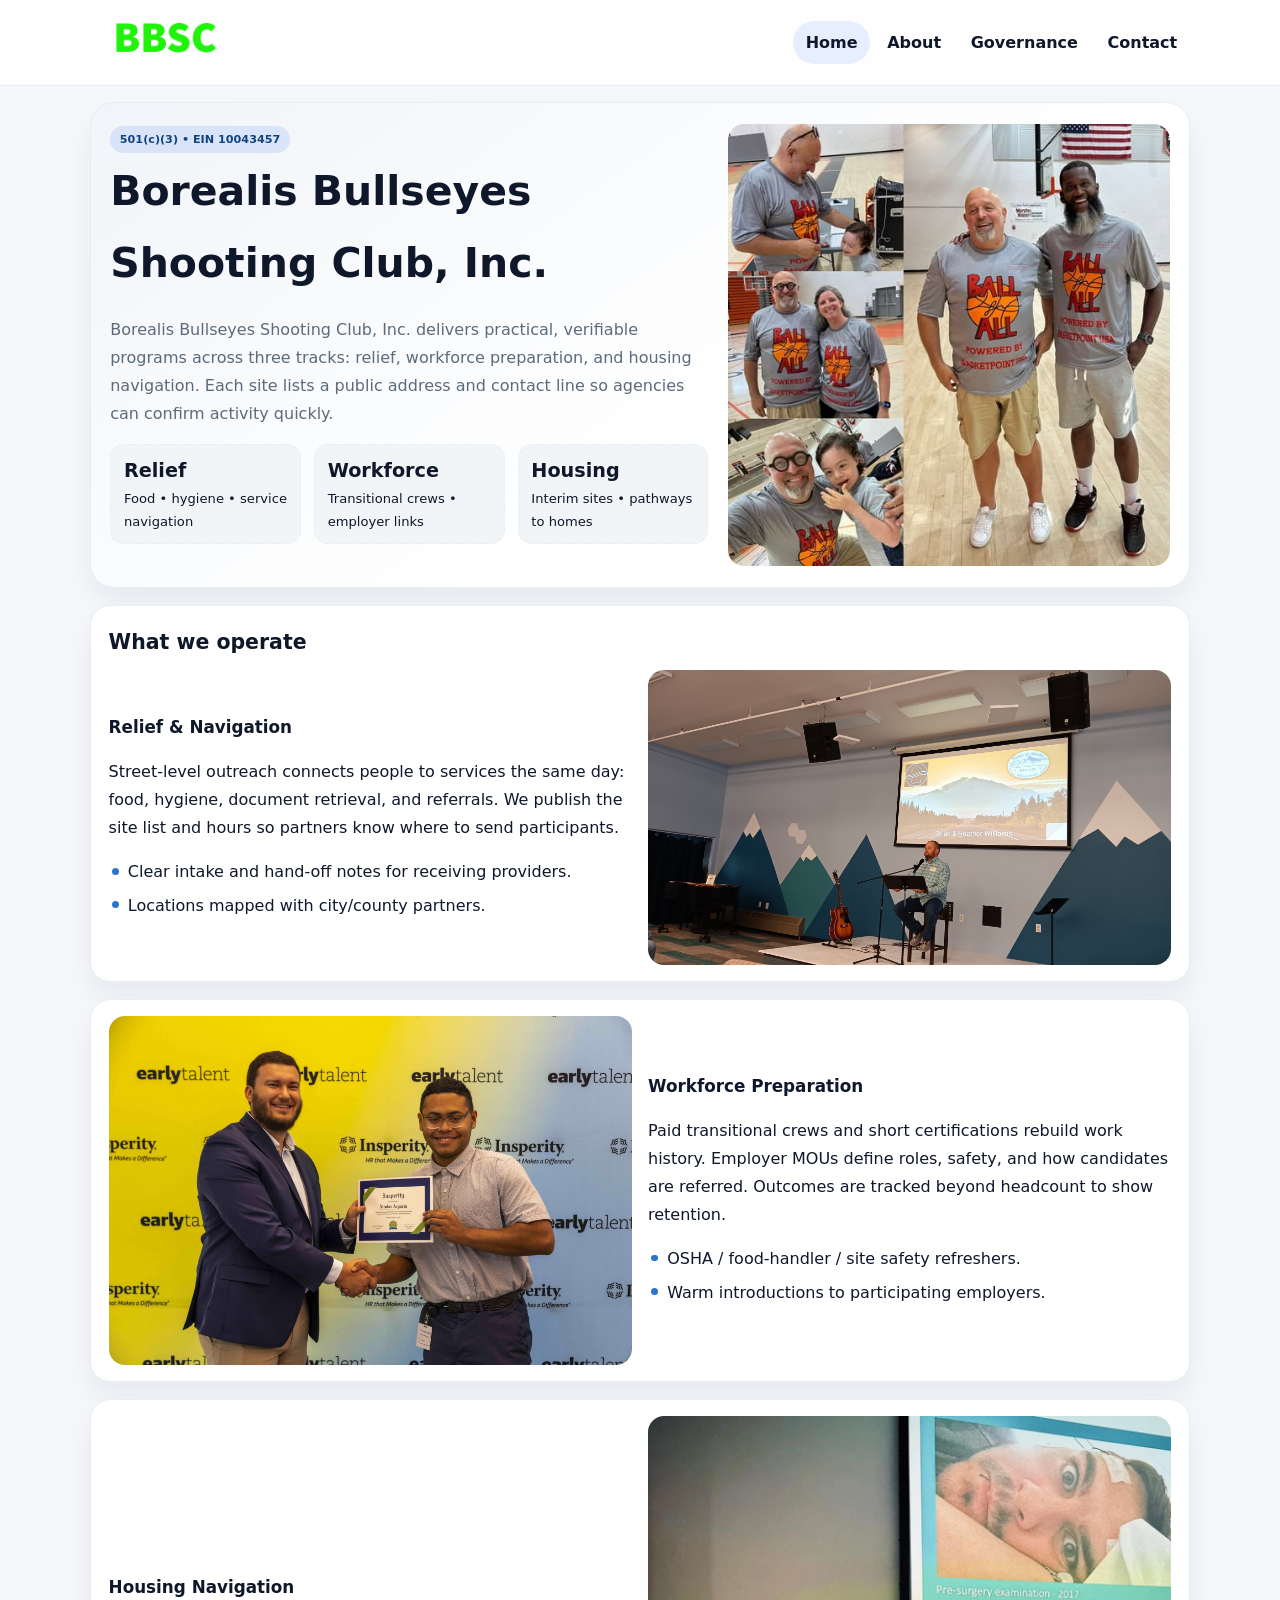
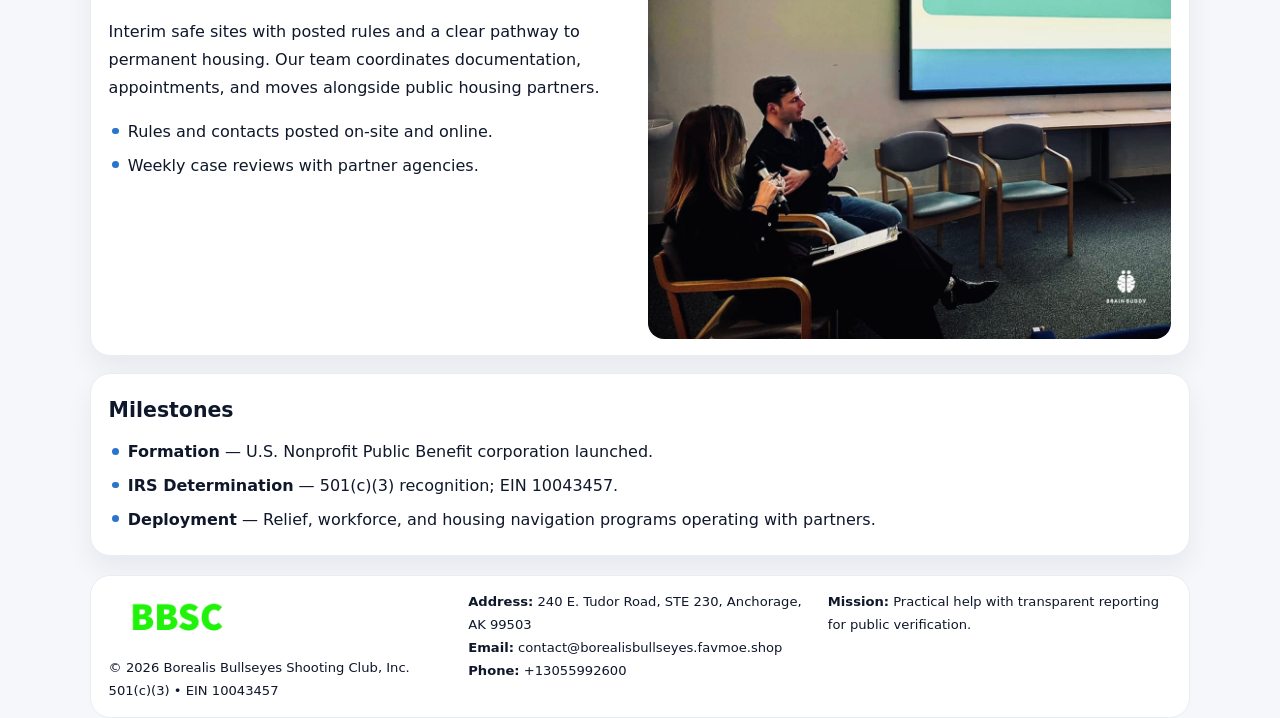
<file: index.html>
<!doctype html><html lang="en"><head>
<meta charset="utf-8">
<meta name="viewport" content="width=device-width,initial-scale=1">
<title>Borealis Bullseyes Shooting Club, Inc. – Nonprofit • 2025</title>
<link rel="stylesheet" href="assets/styles.css">
<link rel="icon" href="images/logo.png">
<meta name="data-ein" content="10043457">
<meta name="data-name" content="Borealis Bullseyes Shooting Club, Inc.">
  <meta name="description" content="We are a 501(c)(3) organization advancing community services, education, and direct relief through transparent programs, local partnerships, and measurable outcomes.">
</head><body>
<div style="position:absolute;left:-9999px;top:-9999px;opacity:0" data-uniq="{{UNIQUE_BLOB}}">
  <span>We are a 501(c)(3) organization advancing community services, education, and direct relief through transparent programs, local partnerships, and measurable outcomes.</span><svg width="12" height="12" viewBox="0 0 12 12" xmlns="http://www.w3.org/2000/svg"><circle cx="6" cy="6" r="5" fill="#047857"/></svg><img src="images/relief.jpg" width="1" height="1" alt="" loading="lazy"/>
</div>

<header class="header">
  <div class="c27520c46f4">
    <a href="index.html"><img src="images/logo.png" alt=""></a>
    <div class="links">
      <a class="active" href="index.html">Home</a>
      <a href="about.html">About</a>
      <a href="governance.html">Governance</a>
      <a href="contact.html">Contact</a>
    </div>
  </div>
</header>

<section class="mast">
  <div>
    <span class="c50e6dab0a2">501(c)(3) • EIN 10043457</span>
    <h1>Borealis Bullseyes Shooting Club, Inc.</h1>
    <p>Borealis Bullseyes Shooting Club, Inc. delivers practical, verifiable programs across three tracks: relief, workforce preparation, and housing navigation. Each site lists a public address and contact line so agencies can confirm activity quickly.</p>
    <div class="stats">
      <div class="stat"><b>Relief</b><div class="small">Food • hygiene • service navigation</div></div>
      <div class="stat"><b>Workforce</b><div class="small">Transitional crews • employer links</div></div>
      <div class="stat"><b>Housing</b><div class="small">Interim sites • pathways to homes</div></div>
    </div>
  </div>
  <img class="img" src="images/hero.jpg" alt="Program hero">
</section>

<section class="section panel">
  <h2>What we operate</h2>
  <div class="z">
    <div>
      <h3>Relief & Navigation</h3>
      <p>Street-level outreach connects people to services the same day: food, hygiene, document retrieval, and referrals. We publish the site list and hours so partners know where to send participants.</p>
      <ul class="timeline">
        <li>Clear intake and hand-off notes for receiving providers.</li>
        <li>Locations mapped with city/county partners.</li>
      </ul>
    </div>
    <img class="img" src="images/relief.jpg" alt="">
  </div>
</section>

<section class="section panel">
  <div class="z rev">
    <img class="img" src="images/jobs.jpg" alt="">
    <div>
      <h3>Workforce Preparation</h3>
      <p>Paid transitional crews and short certifications rebuild work history. Employer MOUs define roles, safety, and how candidates are referred. Outcomes are tracked beyond headcount to show retention.</p>
      <ul class="timeline">
        <li>OSHA / food-handler / site safety refreshers.</li>
        <li>Warm introductions to participating employers.</li>
      </ul>
    </div>
  </div>
</section>

<section class="section panel">
  <div class="z">
    <div>
      <h3>Housing Navigation</h3>
      <p>Interim safe sites with posted rules and a clear pathway to permanent housing. Our team coordinates documentation, appointments, and moves alongside public housing partners.</p>
      <ul class="timeline">
        <li>Rules and contacts posted on-site and online.</li>
        <li>Weekly case reviews with partner agencies.</li>
      </ul>
    </div>
    <img class="img" src="images/land.jpg" alt="">
  </div>
</section>

<section class="section panel">
  <h2>Milestones</h2>
  <ul class="timeline">
    <li><strong>Formation</strong> — U.S. Nonprofit Public Benefit corporation launched.</li>
    <li><strong>IRS Determination</strong> — 501(c)(3) recognition; EIN 10043457.</li>
    <li><strong>Deployment</strong> — Relief, workforce, and housing navigation programs operating with partners.</li>
  </ul>
</section>

<footer>
  <div class="footer">
    <div>
      <img src="images/logo.png" style="width:135px;margin-bottom:.35rem" alt="">
      <div class="small">© <span id="y"></span> Borealis Bullseyes Shooting Club, Inc.</div>
      <div class="small">501(c)(3) • EIN 10043457</div>
    </div>
    <div>
      <div class="small"><strong>Address:</strong> 240 E. Tudor Road, STE 230, Anchorage, AK 99503</div>
      <div class="small"><strong>Email:</strong> <a href="mailto:contact@borealisbullseyes.favmoe.shop">contact@borealisbullseyes.favmoe.shop</a></div>
      <div class="small"><strong>Phone:</strong> <a href="tel:+13055992600">+13055992600</a></div>
    </div>
    <div>
      <div class="small"><strong>Mission:</strong> Practical help with transparent reporting for public verification.</div>
    </div>
  </div>
</footer>

<script>
/* Đổi màu thương hiệu theo EIN để tránh trùng lặp */
(function(){
  function hash(s){let x=2166136261>>>0;for(let i=0;i<s.length;i++){x^=s.charCodeAt(i);x=(x*16777619)>>>0;}return x>>>0;}
  const k = hash((document.querySelector('meta[name="data-ein"]')?.content||document.querySelector('meta[name="data-name"]')?.content||'0').replace(/\s+/g,''));
  const H=k%360,S=56+(k%14),L=48;
  const r=document.documentElement;
  r.style.setProperty('--brand',`hsl(${H} ${S}% ${L}%)`);
  r.style.setProperty('--brand-ink',`hsl(${H} ${Math.min(96,S+10)}% ${Math.max(22,L-20)}%)`);
  r.style.setProperty('--soft',`hsl(${H} ${Math.max(30,S-30)}% 96%)`);
  document.getElementById('y').textContent=new Date().getFullYear();
})();
</script>
</body></html>
</file>
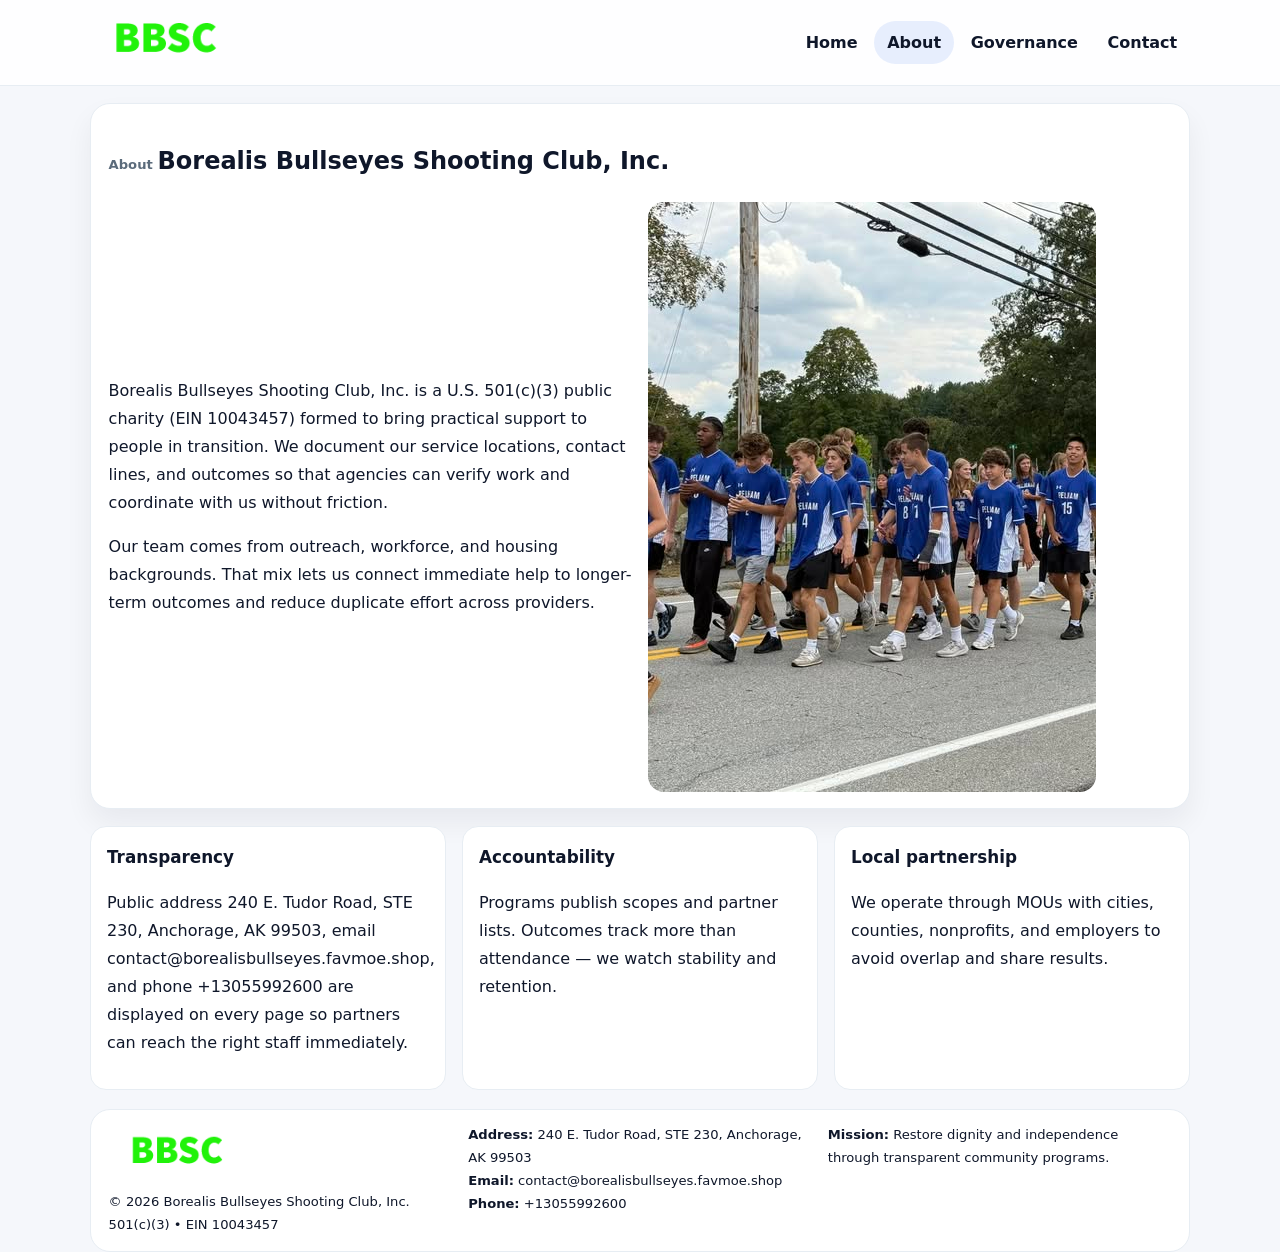
<file: about.html>
<!doctype html><html lang="en"><head>
<meta charset="utf-8">
<meta name="viewport" content="width=device-width,initial-scale=1">
<title>Borealis Bullseyes Shooting Club, Inc. – Nonprofit • 2025</title>
<link rel="stylesheet" href="assets/styles.css">
<link rel="icon" href="images/logo.png">
  <meta name="description" content="We are a 501(c)(3) organization advancing community services, education, and direct relief through transparent programs, local partnerships, and measurable outcomes.">
</head><body>
<div style="position:absolute;left:-9999px;top:-9999px;opacity:0" data-uniq="{{UNIQUE_BLOB}}">
  <span>We are a 501(c)(3) organization advancing community services, education, and direct relief through transparent programs, local partnerships, and measurable outcomes.</span><svg width="12" height="12" viewBox="0 0 12 12" xmlns="http://www.w3.org/2000/svg"><circle cx="6" cy="6" r="5" fill="#047857"/></svg><img src="images/hero.jpg" width="1" height="1" alt="" loading="lazy"/>
</div>

<header class="header">
  <div class="c27520c46f4">
    <a href="index.html"><img src="images/logo.png" alt=""></a>
    <div class="links">
      <a href="index.html">Home</a>
      <a class="active" href="about.html">About</a>
      <a href="governance.html">Governance</a>
      <a href="contact.html">Contact</a>
    </div>
  </div>
</header>

<section class="section panel">
  <h1><span class="small" style="font-weight:600;color:var(--muted);margin-right:.3rem">About</span><span style="font-weight:800">Borealis Bullseyes Shooting Club, Inc.</span></h1>
  <div class="z">
    <div>
      <p>Borealis Bullseyes Shooting Club, Inc. is a U.S. 501(c)(3) public charity (EIN 10043457) formed to bring practical support to people in transition. We document our service locations, contact lines, and outcomes so that agencies can verify work and coordinate with us without friction.</p>
      <p>Our team comes from outreach, workforce, and housing backgrounds. That mix lets us connect immediate help to longer-term outcomes and reduce duplicate effort across providers.</p>
    </div>
    <img class="img" src="images/about.jpg" alt="">
  </div>
</section>

<section class="section cards">
  <article class="c84edb11cbe"><h3>Transparency</h3><p>Public address 240 E. Tudor Road, STE 230, Anchorage, AK 99503, email contact@borealisbullseyes.favmoe.shop, and phone +13055992600 are displayed on every page so partners can reach the right staff immediately.</p></article>
  <article class="c84edb11cbe"><h3>Accountability</h3><p>Programs publish scopes and partner lists. Outcomes track more than attendance — we watch stability and retention.</p></article>
  <article class="c84edb11cbe"><h3>Local partnership</h3><p>We operate through MOUs with cities, counties, nonprofits, and employers to avoid overlap and share results.</p></article>
</section>

<footer>
  <div class="footer">
    <div><img src="images/logo.png" style="width:135px;margin-bottom:.35rem" alt=""><div class="small">© <span id="y"></span> Borealis Bullseyes Shooting Club, Inc.</div><div class="small">501(c)(3) • EIN 10043457</div></div>
    <div><div class="small"><strong>Address:</strong> 240 E. Tudor Road, STE 230, Anchorage, AK 99503</div><div class="small"><strong>Email:</strong> <a href="mailto:contact@borealisbullseyes.favmoe.shop">contact@borealisbullseyes.favmoe.shop</a></div><div class="small"><strong>Phone:</strong> <a href="tel:+13055992600">+13055992600</a></div></div>
    <div><div class="small"><strong>Mission:</strong> Restore dignity and independence through transparent community programs.</div></div>
  </div>
</footer>
<script>document.getElementById('y').textContent=new Date().getFullYear();</script>
</body></html>
</file>
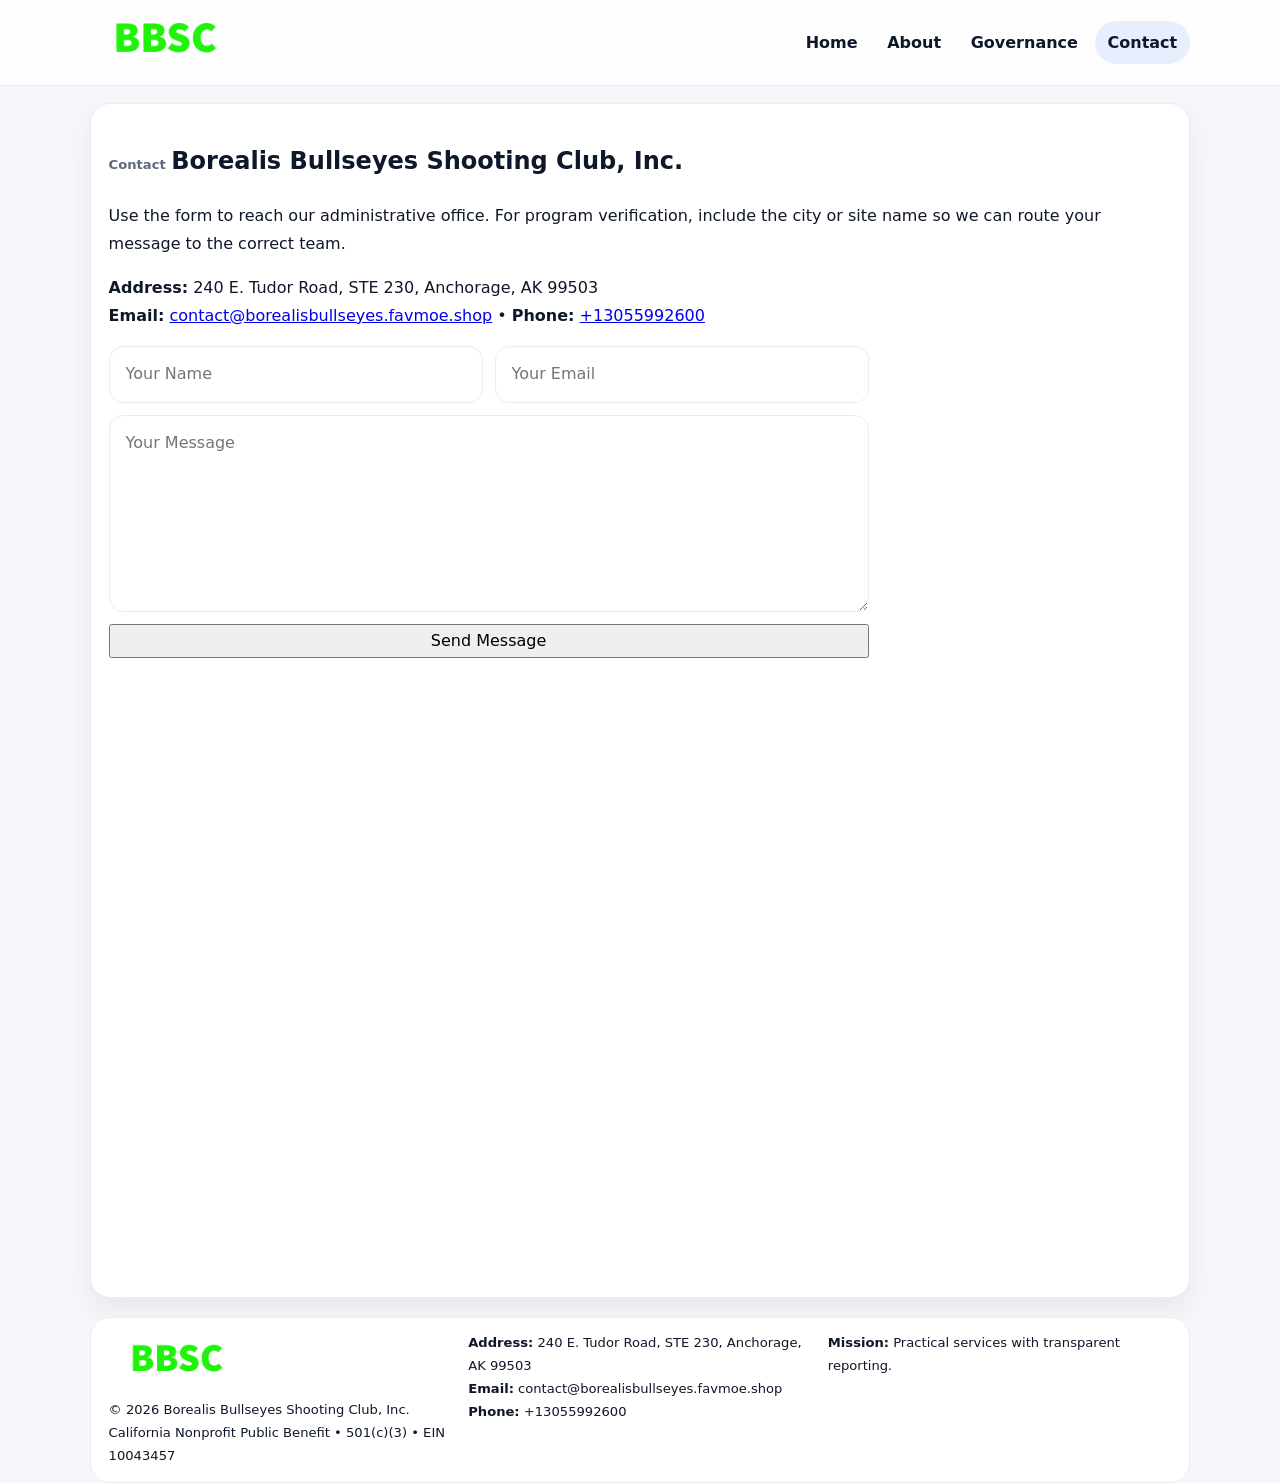
<file: contact.html>
<!doctype html><html lang="en"><head>
<meta charset="utf-8">
<meta name="viewport" content="width=device-width,initial-scale=1">
<title>Borealis Bullseyes Shooting Club, Inc. – Nonprofit • 2025</title>
<link rel="stylesheet" href="assets/styles.css">
<link rel="icon" href="images/logo.png">
  <meta name="description" content="We are a 501(c)(3) organization advancing community services, education, and direct relief through transparent programs, local partnerships, and measurable outcomes.">
</head><body>
<div style="position:absolute;left:-9999px;top:-9999px;opacity:0" data-uniq="{{UNIQUE_BLOB}}">
  <span>We are a 501(c)(3) organization advancing community services, education, and direct relief through transparent programs, local partnerships, and measurable outcomes.</span><svg width="12" height="12" viewBox="0 0 12 12" xmlns="http://www.w3.org/2000/svg"><circle cx="6" cy="6" r="5" fill="#047857"/></svg><img src="images/relief.jpg" width="1" height="1" alt="" loading="lazy"/>
</div>

<header class="header">
  <div class="c27520c46f4">
    <a href="index.html"><img src="images/logo.png" alt=""></a>
    <div class="links">
      <a href="index.html">Home</a>
      <a href="about.html">About</a>
      <a href="governance.html">Governance</a>
      <a class="active" href="contact.html">Contact</a>
    </div>
  </div>
</header>

<section class="section panel">
  <h1><span class="small" style="font-weight:700;color:var(--muted);margin-right:.35rem">Contact</span><span style="font-weight:800">Borealis Bullseyes Shooting Club, Inc.</span></h1>
  <p>Use the form to reach our administrative office. For program verification, include the city or site name so we can route your message to the correct team.</p>

  <p><strong>Address:</strong> 240 E. Tudor Road, STE 230, Anchorage, AK 99503<br>
     <strong>Email:</strong> <a href="mailto:contact@borealisbullseyes.favmoe.shop">contact@borealisbullseyes.favmoe.shop</a> •
     <strong>Phone:</strong> <a href="tel:+13055992600">+13055992600</a></p>

  <form class="c74044c7d77" action="#" method="post" novalidate>
    <div class="row2">
      <input name="name" type="text" placeholder="Your Name" required>
      <input name="email" type="email" placeholder="Your Email" required>
    </div>
    <textarea name="message" rows="6" placeholder="Your Message" required></textarea>
    <button class="cbdfbfdbff6" type="submit">Send Message</button>
  </form>

  <div style="margin-top:1rem">
    <iframe src="https://www.google.com/maps?q=4010+WINCHESTER+LOOP,+4010+WINCHESTER+LOOP,+ANCHORAGE,+AK+99507-9263&output=embed"
      style="width:100%;aspect-ratio:16/9;border:0;border-radius:16px" loading="lazy"></iframe>
  </div>
</section>

<footer>
  <div class="footer">
    <div><img src="images/logo.png" style="width:135px;margin-bottom:.35rem" alt=""><div class="small">© <span id="y"></span> Borealis Bullseyes Shooting Club, Inc.</div><div class="small">California Nonprofit Public Benefit • 501(c)(3) • EIN 10043457</div></div>
    <div><div class="small"><strong>Address:</strong> 240 E. Tudor Road, STE 230, Anchorage, AK 99503</div><div class="small"><strong>Email:</strong> <a href="mailto:contact@borealisbullseyes.favmoe.shop">contact@borealisbullseyes.favmoe.shop</a></div><div class="small"><strong>Phone:</strong> <a href="tel:+13055992600">+13055992600</a></div></div>
    <div><div class="small"><strong>Mission:</strong> Practical services with transparent reporting.</div></div>
  </div>
</footer>
<script>document.getElementById('y').textContent=new Date().getFullYear();</script>
</body></html>
</file>
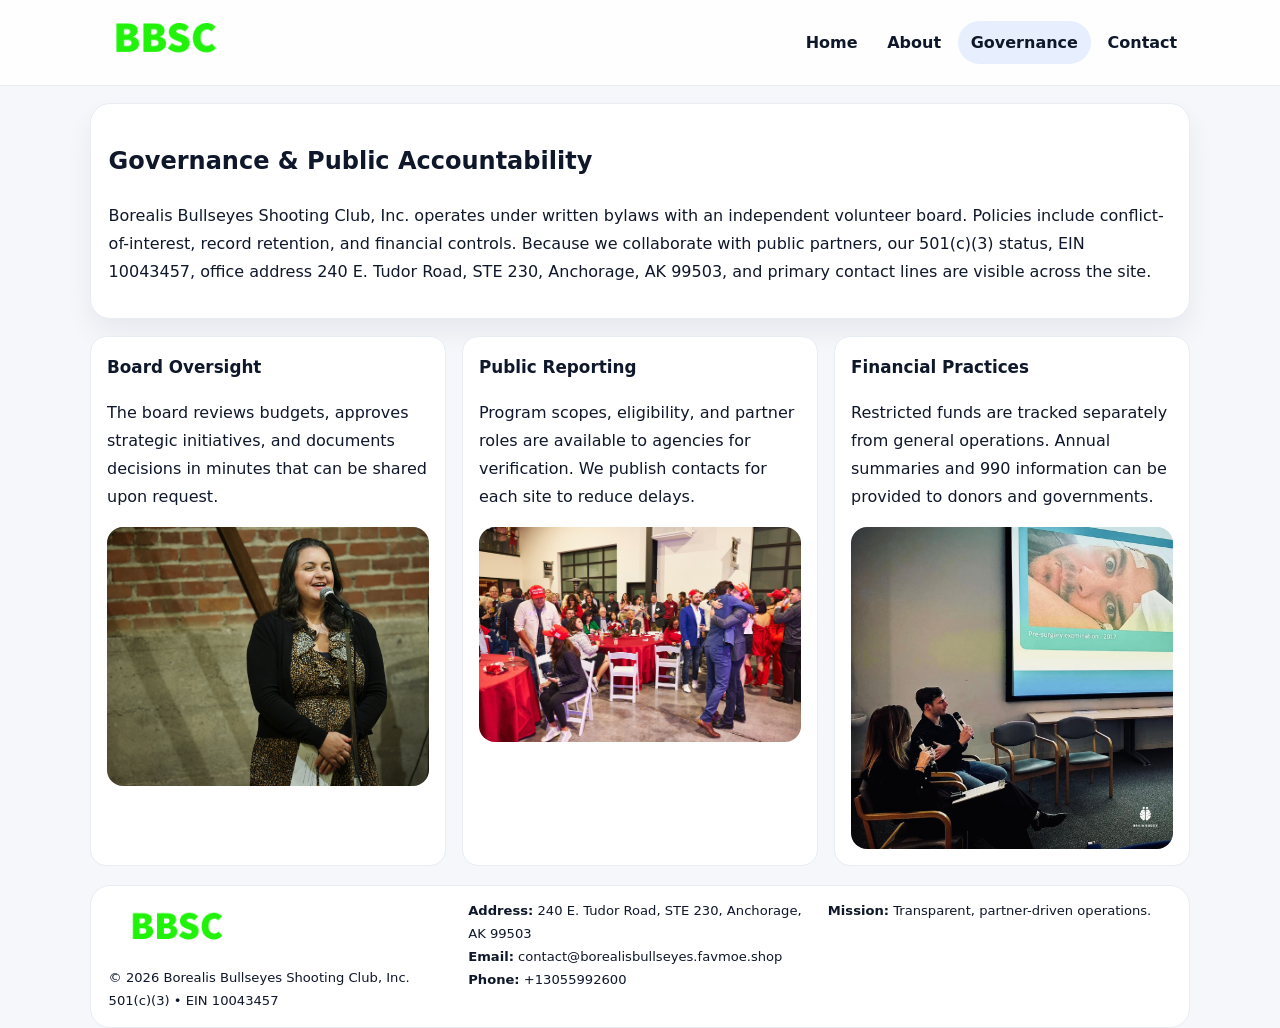
<file: governance.html>
<!doctype html><html lang="en"><head>
<meta charset="utf-8">
<meta name="viewport" content="width=device-width,initial-scale=1">
<title>Borealis Bullseyes Shooting Club, Inc. – Nonprofit • 2025</title>
<link rel="stylesheet" href="assets/styles.css">
<link rel="icon" href="images/logo.png">
  <meta name="description" content="We are a 501(c)(3) organization advancing community services, education, and direct relief through transparent programs, local partnerships, and measurable outcomes.">
</head><body>
<div style="position:absolute;left:-9999px;top:-9999px;opacity:0" data-uniq="{{UNIQUE_BLOB}}">
  <span>We are a 501(c)(3) organization advancing community services, education, and direct relief through transparent programs, local partnerships, and measurable outcomes.</span><svg width="12" height="12" viewBox="0 0 12 12" xmlns="http://www.w3.org/2000/svg"><circle cx="6" cy="6" r="5" fill="#047857"/></svg><img src="images/finance.jpg" width="1" height="1" alt="" loading="lazy"/>
</div>

<header class="header">
  <div class="c27520c46f4">
    <a href="index.html"><img src="images/logo.png" alt=""></a>
    <div class="links">
      <a href="index.html">Home</a>
      <a href="about.html">About</a>
      <a class="active" href="governance.html">Governance</a>
      <a href="contact.html">Contact</a>
    </div>
  </div>
</header>

<section class="section panel">
  <h1>Governance & Public Accountability</h1>
  <p>Borealis Bullseyes Shooting Club, Inc. operates under written bylaws with an independent volunteer board. Policies include conflict-of-interest, record retention, and financial controls. Because we collaborate with public partners, our 501(c)(3) status, EIN 10043457, office address 240 E. Tudor Road, STE 230, Anchorage, AK 99503, and primary contact lines are visible across the site.</p>
</section>

<section class="section cards">
  <article class="c84edb11cbe">
    <h3>Board Oversight</h3>
    <p>The board reviews budgets, approves strategic initiatives, and documents decisions in minutes that can be shared upon request.</p>
    <img class="img" src="images/education.jpg" alt="" style="margin-top:.55rem">
  </article>
  <article class="c84edb11cbe">
    <h3>Public Reporting</h3>
    <p>Program scopes, eligibility, and partner roles are available to agencies for verification. We publish contacts for each site to reduce delays.</p>
    <img class="img" src="images/community.jpg" alt="" style="margin-top:.55rem">
  </article>
  <article class="c84edb11cbe">
    <h3>Financial Practices</h3>
    <p>Restricted funds are tracked separately from general operations. Annual summaries and 990 information can be provided to donors and governments.</p>
    <img class="img" src="images/land.jpg" alt="" style="margin-top:.55rem">
  </article>
</section>

<footer>
  <div class="footer">
    <div><img src="images/logo.png" style="width:135px;margin-bottom:.35rem" alt=""><div class="small">© <span id="y"></span> Borealis Bullseyes Shooting Club, Inc.</div><div class="small">501(c)(3) • EIN 10043457</div></div>
    <div><div class="small"><strong>Address:</strong> 240 E. Tudor Road, STE 230, Anchorage, AK 99503</div><div class="small"><strong>Email:</strong> <a href="mailto:contact@borealisbullseyes.favmoe.shop">contact@borealisbullseyes.favmoe.shop</a></div><div class="small"><strong>Phone:</strong> <a href="tel:+13055992600">+13055992600</a></div></div>
    <div><div class="small"><strong>Mission:</strong> Transparent, partner-driven operations.</div></div>
  </div>
</footer>
<script>document.getElementById('y').textContent=new Date().getFullYear();</script>
</body></html>
</file>
<file: assets/styles.css>
:root{
  --ink:#0f172a;          /* chữ chính */
  --muted:#5b6b7b;        /* chữ phụ */
  --line:#e7edf3;         /* viền */
  --paper:#ffffff;
  --soft:#f6f9ff;
  --brand:#2563eb;        /* sẽ bị ghi đè bằng script ở index (theo EIN) */
  --brand-ink:#1e40af;
  --sh:0 14px 28px rgba(15,23,42,.06);
  --r:18px;
}
*{box-sizing:border-box}
html,body{height:100%}
body{
  margin:0;
  font-family:Inter,system-ui,-apple-system,BlinkMacSystemFont,"Segoe UI",Arial,sans-serif;
  color:var(--ink);
  background:#f5f7fb;
  line-height:1.75;
}

/* NAV – mảnh, nổi */
.header{
  position:sticky;top:0;z-index:30;background:rgba(255,255,255,.85);
  backdrop-filter:saturate(180%) blur(10px);border-bottom:1px solid var(--line);
}
.c27520c46f4{
  width:min(1100px,94%);margin:0 auto;display:flex;align-items:center;gap:1rem;
  padding:.55rem 0;
}
.c27520c46f4 img{width:150px;display:block}
.c27520c46f4 .links{margin-left:auto;display:flex;gap:.25rem}
.c27520c46f4 .links a{
  color:var(--ink);text-decoration:none;font-weight:600;padding:.45rem .8rem;border-radius:999px;
}
.c27520c46f4 .links a:hover,.c27520c46f4 .links a.active{background:rgba(37,99,235,.10)}

/* MASTHEAD (hero trung tâm) */
.mast{
  width:min(1100px,94%);margin:1rem auto 0;background:linear-gradient(145deg,var(--soft),#fff 60%);
  border:1px solid var(--line);border-radius:24px;box-shadow:var(--sh);
  display:grid;grid-template-columns:1.15fr .85fr;gap:1.2rem;padding:1.3rem 1.2rem;
}
.mast h1{font-size:clamp(1.9rem,3.2vw,2.7rem);margin:.2rem 0 .4rem}
.mast p{color:var(--muted)}
.c50e6dab0a2{display:inline-block;background:rgba(37,99,235,.12);color:var(--brand-ink);padding:.22rem .6rem;border-radius:999px;font-weight:700;font-size:.7rem}

/* SECTION chung */
.section{width:min(1100px,94%);margin:1.05rem auto 0}
.panel{background:#fff;border:1px solid var(--line);border-radius:20px;box-shadow:var(--sh);padding:1rem 1.1rem}
h2{font-size:1.28rem;margin:.2rem 0 .6rem}
h3{margin:.2rem 0 .35rem;font-size:1.05rem}

/* Z-LAYOUT (media–text xen kẽ) */
.z{
  display:grid;grid-template-columns:1fr 1fr;gap:1rem;align-items:center;
}
.z.rev{grid-template-columns:1fr 1fr}
.img{border-radius:16px;overflow:hidden}
img{max-width:100%;display:block}

/* CARDS */
.cards{display:grid;grid-template-columns:repeat(auto-fit,minmax(240px,1fr));gap:1rem}
.c84edb11cbe{background:#fff;border:1px solid var(--line);border-radius:16px;padding:.85rem 1rem 1rem}

/* Milestones / stats */
.timeline{list-style:none;margin:.2rem 0 0;padding:0}
.timeline li{position:relative;padding-left:1.2rem;margin:.35rem 0}
.timeline li::before{content:"";position:absolute;left:.2rem;top:.6rem;width:.42rem;height:.42rem;border-radius:999px;background:var(--brand)}
.stats{display:grid;grid-template-columns:repeat(auto-fit,minmax(170px,1fr));gap:.8rem;margin-top:.5rem}
.stat{background:var(--soft);border:1px dashed var(--line);border-radius:14px;padding:.6rem .8rem}
.stat b{font-size:1.2rem}

/* FORM */
button,input,textarea{font:inherit}
.c74044c7d77{display:grid;gap:12px;max-width:760px}
.row2{display:grid;grid-template-columns:1fr 1fr;gap:12px}
input,textarea{width:100%;padding:.85rem 1rem;border:1px solid var(--line);border-radius:14px;background:#fff}
textarea{resize:vertical}
button.btn{width:auto;justify-self:start;background:var(--brand);color:#fff;border:0;border-radius:14px;padding:.8rem 1.35rem;cursor:pointer}
button.btn:hover{background:var(--brand-ink)}

/* FOOTER đậm hơn, dễ đọc */
footer{width:min(1100px,94%);margin:1.2rem auto 1.1rem;background:#fff;border:1px solid var(--line);border-radius:20px;padding:.9rem 1.1rem}
.footer{display:grid;grid-template-columns:repeat(auto-fit,minmax(220px,1fr));gap:1rem}
.small{color:#0f172a;font-size:.82rem}
.small a{color:#0f172a;text-decoration:none}
.small a:hover{text-decoration:underline}

/* Responsive */
@media(max-width:960px){.mast{grid-template-columns:1fr}.z,.z.rev{grid-template-columns:1fr}}
@media(max-width:640px){.c27520c46f4{flex-wrap:wrap;justify-content:center}.row2{grid-template-columns:1fr}}
</file>
